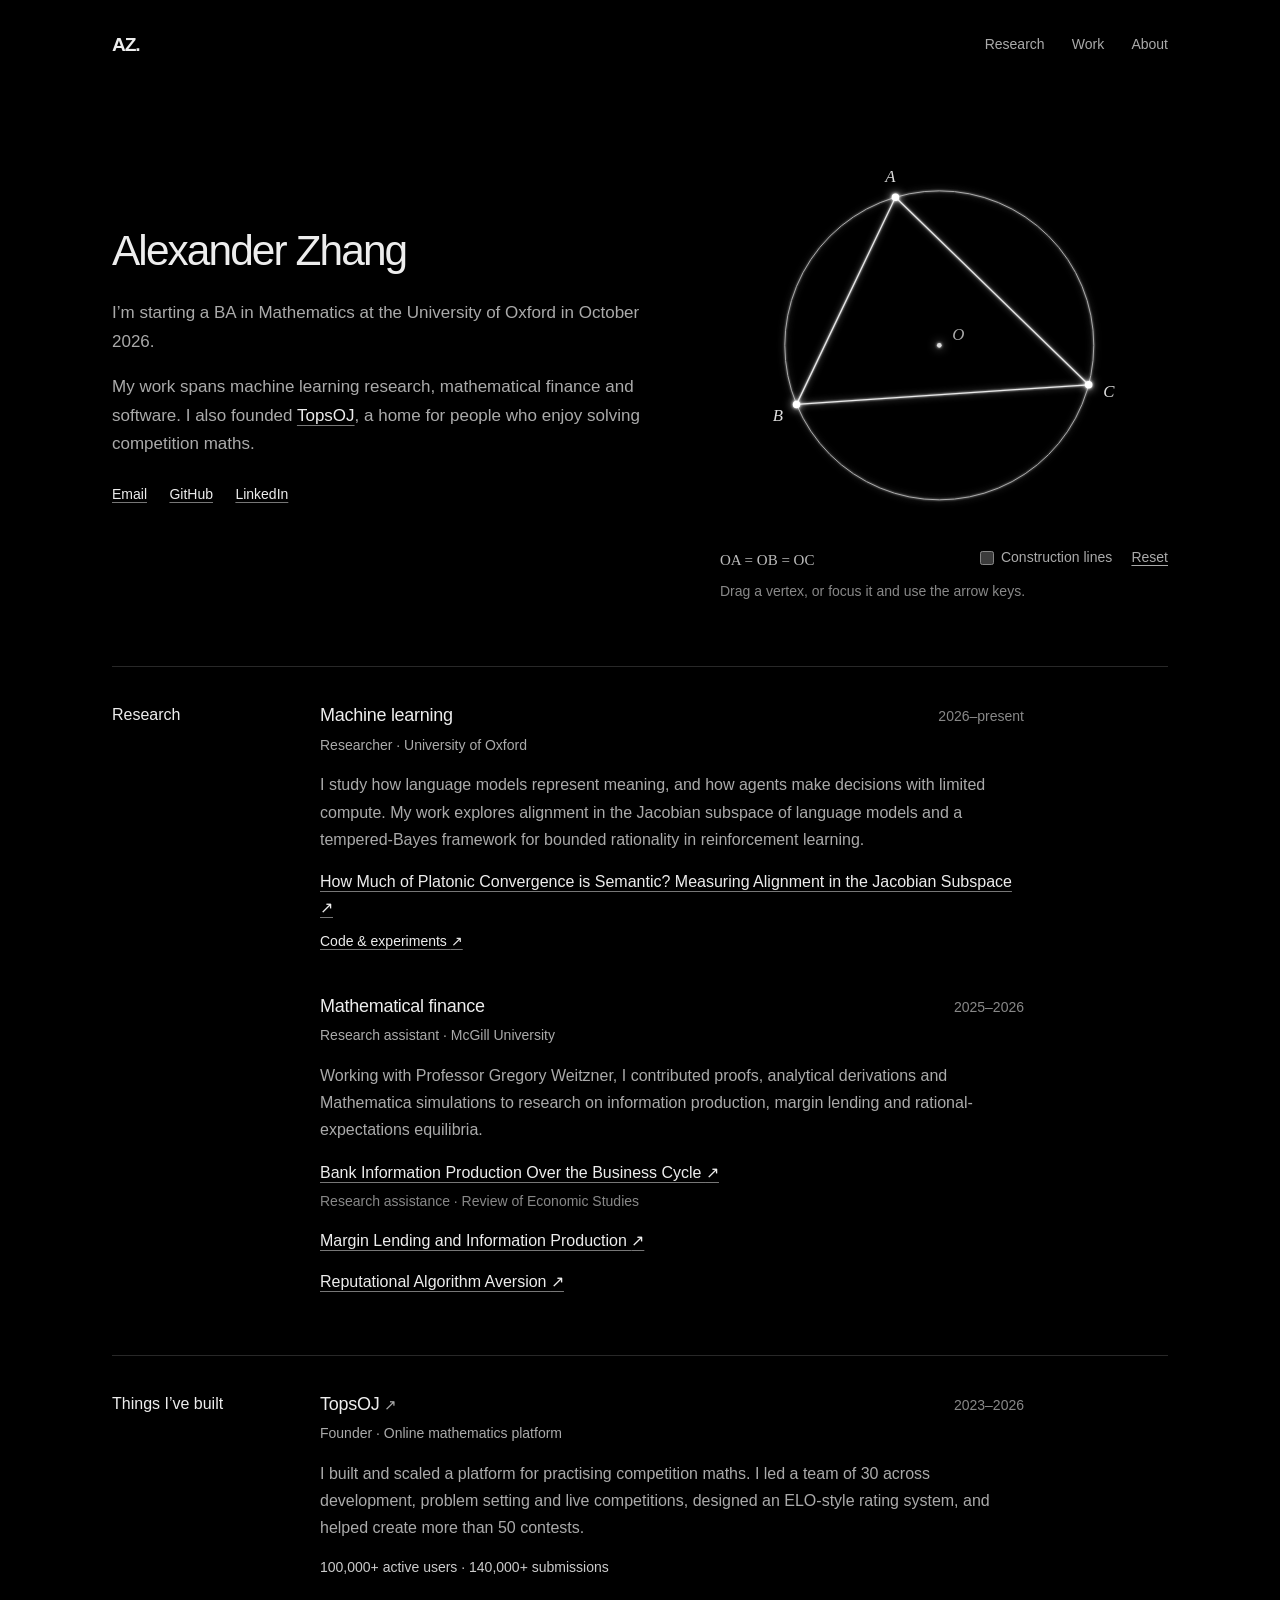
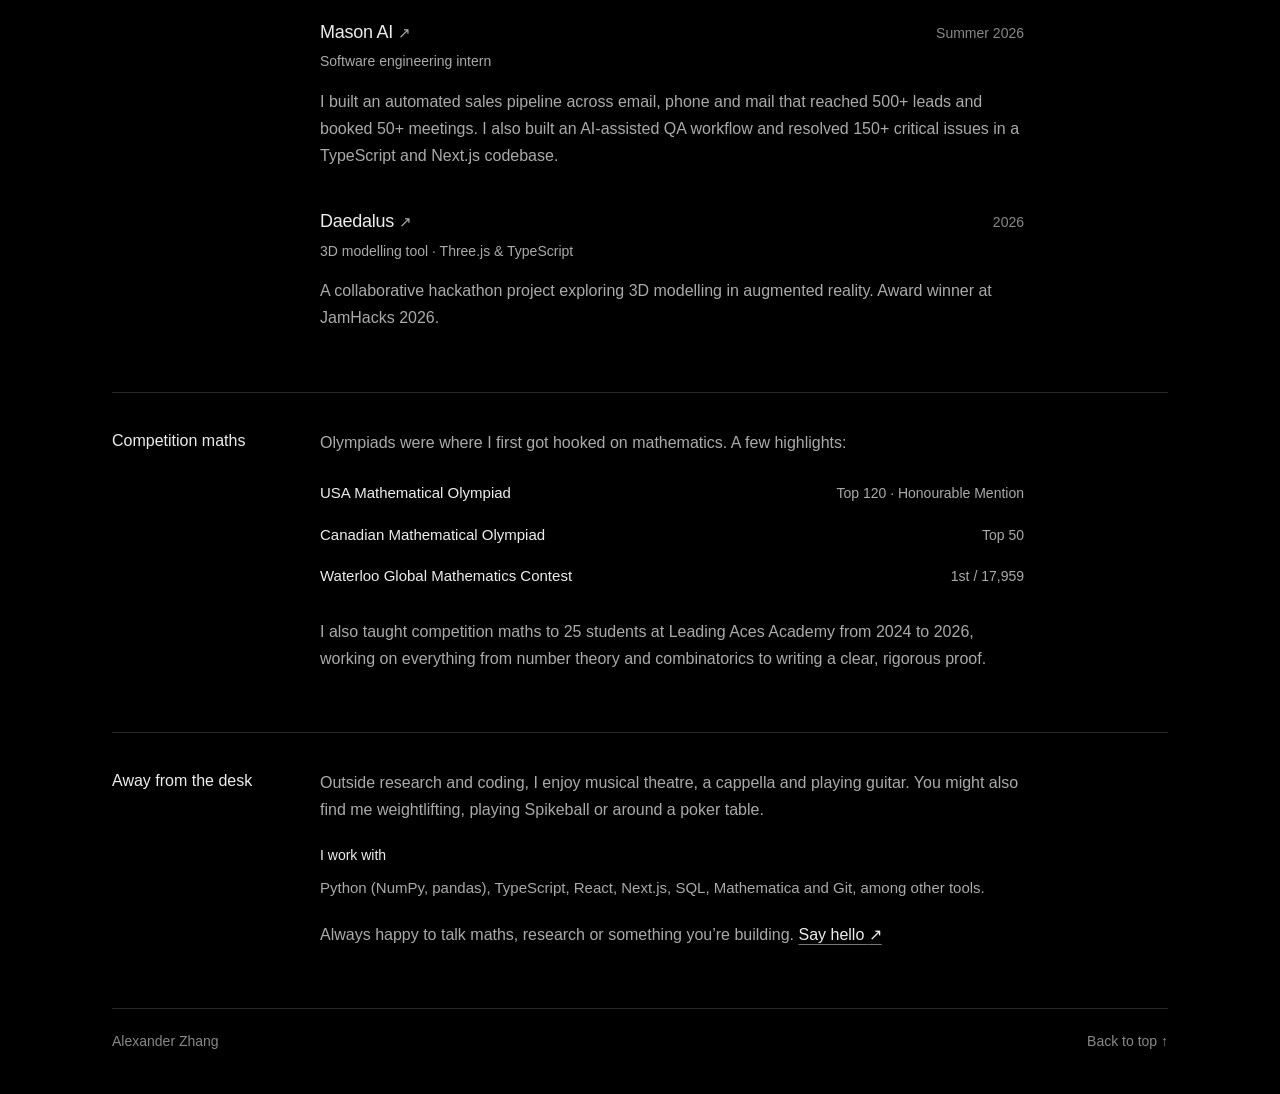
<file: index.html>
<!DOCTYPE html>
<html lang="en">
  <head>
    <meta charset="utf-8">
    <meta name="viewport" content="width=device-width, initial-scale=1">
    <meta name="color-scheme" content="dark">
    <meta name="theme-color" content="#000000">
    <meta name="description" content="Alexander Zhang — mathematics, machine learning research and software. Incoming Oxford mathematics student, researcher and founder of TopsOJ.">
    <meta property="og:type" content="website">
    <meta property="og:title" content="Alexander Zhang">
    <meta property="og:description" content="Mathematics, machine learning research and software. Starting Mathematics at Oxford in October 2026.">
    <meta property="og:url" content="https://excelexx.github.io/">
    <link rel="canonical" href="https://excelexx.github.io/">
    <link rel="stylesheet" href="styles.css">
    <script src="geometry.js" defer></script>
    <title>Alexander Zhang</title>
  </head>
  <body id="top">
    <a class="skip-link" href="#main">Skip to content</a>
    <div class="page">
      <header class="site-header">
        <a class="wordmark" href="#top" aria-label="Alexander Zhang, back to top">AZ.</a>
        <nav aria-label="Main navigation">
          <a href="#research">Research</a>
          <a href="#work">Work</a>
          <a href="#about">About</a>
        </nav>
      </header>

      <main id="main" tabindex="-1">
        <section class="intro" aria-labelledby="name">
          <div class="intro-copy">
            <h1 id="name">Alexander Zhang</h1>
            <p>I’m starting a BA in Mathematics at the University of Oxford in October 2026.</p>
            <p>My work spans machine learning research, mathematical finance and software. I also founded <a href="https://www.topsoj.com">TopsOJ</a>, a home for people who enjoy solving competition maths.</p>
            <ul class="contact-links" aria-label="Contact and profiles">
              <li><a href="mailto:alexzhang200888@gmail.com">Email</a></li>
              <li><a href="https://github.com/excelexx">GitHub</a></li>
              <li><a href="https://www.linkedin.com/in/alexanderzhang314">LinkedIn</a></li>
            </ul>
          </div>

          <figure class="geometry" aria-labelledby="geometry-caption">
            <div class="geometry-stage">
              <svg id="geometry-diagram" viewBox="0 0 480 440" role="img" aria-labelledby="diagram-title diagram-description">
                <title id="diagram-title">Triangle ABC and its circumcircle</title>
                <desc id="diagram-description">A circle passes through all three vertices of the triangle. Its centre O is equally distant from A, B and C.</desc>
                <defs>
                  <!-- Keep filter surfaces bounded even when dragging produces a very large circle. -->
                  <filter id="line-glow" filterUnits="userSpaceOnUse" x="-16" y="-16" width="512" height="472" color-interpolation-filters="sRGB">
                    <feGaussianBlur in="SourceGraphic" stdDeviation="4" result="halo"></feGaussianBlur>
                    <feComponentTransfer in="halo" result="soft-halo">
                      <feFuncA type="linear" slope="0.7"></feFuncA>
                    </feComponentTransfer>
                    <feGaussianBlur in="SourceGraphic" stdDeviation="1.1" result="near-glow"></feGaussianBlur>
                    <feMerge>
                      <feMergeNode in="soft-halo"></feMergeNode>
                      <feMergeNode in="near-glow"></feMergeNode>
                      <feMergeNode in="SourceGraphic"></feMergeNode>
                    </feMerge>
                  </filter>
                  <filter id="point-glow" filterUnits="userSpaceOnUse" x="-16" y="-16" width="512" height="472" color-interpolation-filters="sRGB">
                    <feGaussianBlur in="SourceGraphic" stdDeviation="5" result="halo"></feGaussianBlur>
                    <feGaussianBlur in="SourceGraphic" stdDeviation="1.5" result="near-glow"></feGaussianBlur>
                    <feMerge>
                      <feMergeNode in="halo"></feMergeNode>
                      <feMergeNode in="near-glow"></feMergeNode>
                      <feMergeNode in="SourceGraphic"></feMergeNode>
                    </feMerge>
                  </filter>
                </defs>
                <g id="construction-lines" class="construction-lines" visibility="hidden" aria-hidden="true">
                  <line></line>
                  <line></line>
                  <line></line>
                </g>
                <circle id="circumcircle" class="circumcircle" cx="234.959411" cy="230.728368" r="165.529094"></circle>
                <polygon id="triangle" class="triangle" points="188,72 82,294 395,273"></polygon>
                <g id="circumcentre">
                  <circle id="centre-point" cx="234.959411" cy="230.728368" r="2.5"></circle>
                  <text id="centre-label" x="248.959411" y="225.728368">O</text>
                </g>
                <g class="vertex-drawing">
                  <circle data-point="0" cx="188" cy="72" r="4"></circle>
                  <circle data-point="1" cx="82" cy="294" r="4"></circle>
                  <circle data-point="2" cx="395" cy="273" r="4"></circle>
                  <text data-label="0" x="174" y="52">A</text>
                  <text data-label="1" x="58" y="309">B</text>
                  <text data-label="2" x="413" y="284">C</text>
                </g>
              </svg>
              <div id="vertex-controls" hidden>
                <button type="button" class="vertex-handle" data-vertex="0" aria-label="Move vertex A" aria-describedby="geometry-help" style="left:39.166667%;top:16.363636%"><span aria-hidden="true"></span></button>
                <button type="button" class="vertex-handle" data-vertex="1" aria-label="Move vertex B" aria-describedby="geometry-help" style="left:17.083333%;top:66.818182%"><span aria-hidden="true"></span></button>
                <button type="button" class="vertex-handle" data-vertex="2" aria-label="Move vertex C" aria-describedby="geometry-help" style="left:82.291667%;top:62.045455%"><span aria-hidden="true"></span></button>
              </div>
            </div>
            <figcaption id="geometry-caption">
              <span class="geometry-identity" id="geometry-status" aria-live="polite">OA = OB = OC</span>
              <div class="geometry-controls" id="geometry-controls" hidden>
                <label><input id="show-construction" type="checkbox"> Construction lines</label>
                <button id="reset-geometry" type="button">Reset</button>
              </div>
            </figcaption>
            <p class="geometry-help" id="geometry-help" hidden>Drag a vertex, or focus it and use the arrow keys.<span class="sr-only"> Hold Shift for larger steps. Home restores the selected vertex.</span></p>
          </figure>
        </section>

        <section class="section" id="research" aria-labelledby="research-heading">
          <div class="section-label">
            <h2 id="research-heading">Research</h2>
          </div>
          <div class="section-content">
            <article class="entry">
              <div class="entry-heading">
                <h3>Machine learning</h3>
                <p class="date">2026–present</p>
              </div>
              <p class="role">Researcher · University of Oxford</p>
              <p>I study how language models represent meaning, and how agents make decisions with limited compute. My work explores alignment in the Jacobian subspace of language models and a tempered-Bayes framework for bounded rationality in reinforcement learning.</p>
              <a class="paper-link" href="https://github.com/excelexx/jspace-convergence/blob/main/paper/neurips_2026.pdf">
                How Much of Platonic Convergence is Semantic? Measuring Alignment in the Jacobian Subspace <span aria-hidden="true">↗</span>
              </a>
              <p class="entry-links"><a href="https://github.com/excelexx/jspace-convergence">Code &amp; experiments <span aria-hidden="true">↗</span></a></p>
            </article>

            <article class="entry">
              <div class="entry-heading">
                <h3>Mathematical finance</h3>
                <p class="date">2025–2026</p>
              </div>
              <p class="role">Research assistant · McGill University</p>
              <p>Working with Professor Gregory Weitzner, I contributed proofs, analytical derivations and Mathematica simulations to research on information production, margin lending and rational-expectations equilibria.</p>
              <ul class="paper-list">
                <li>
                  <a href="https://www.restud.com/bank-information-production-over-the-business-cycle/">Bank Information Production Over the Business Cycle <span aria-hidden="true">↗</span></a>
                  <span class="paper-note">Research assistance · Review of Economic Studies</span>
                </li>
                <li><a href="https://papers.ssrn.com/sol3/papers.cfm?abstract_id=3488797">Margin Lending and Information Production <span aria-hidden="true">↗</span></a></li>
                <li><a href="https://arxiv.org/abs/2402.15418">Reputational Algorithm Aversion <span aria-hidden="true">↗</span></a></li>
              </ul>
            </article>
          </div>
        </section>

        <section class="section" id="work" aria-labelledby="work-heading">
          <div class="section-label">
            <h2 id="work-heading">Things I’ve built</h2>
          </div>
          <div class="section-content">
            <article class="entry">
              <div class="entry-heading">
                <h3><a href="https://www.topsoj.com">TopsOJ <span aria-hidden="true">↗</span></a></h3>
                <p class="date">2023–2026</p>
              </div>
              <p class="role">Founder · Online mathematics platform</p>
              <p>I built and scaled a platform for practising competition maths. I led a team of 30 across development, problem setting and live competitions, designed an ELO-style rating system, and helped create more than 50 contests.</p>
              <p class="project-scale">100,000+ active users · 140,000+ submissions</p>
            </article>

            <article class="entry">
              <div class="entry-heading">
                <h3><a href="https://usemason.ai">Mason AI <span aria-hidden="true">↗</span></a></h3>
                <p class="date">Summer 2026</p>
              </div>
              <p class="role">Software engineering intern</p>
              <p>I built an automated sales pipeline across email, phone and mail that reached 500+ leads and booked 50+ meetings. I also built an AI-assisted QA workflow and resolved 150+ critical issues in a TypeScript and Next.js codebase.</p>
            </article>

            <article class="entry">
              <div class="entry-heading">
                <h3><a href="https://github.com/Festyve/Daedalus">Daedalus <span aria-hidden="true">↗</span></a></h3>
                <p class="date">2026</p>
              </div>
              <p class="role">3D modelling tool · Three.js &amp; TypeScript</p>
              <p>A collaborative hackathon project exploring 3D modelling in augmented reality. Award winner at JamHacks 2026.</p>
            </article>
          </div>
        </section>

        <section class="section" aria-labelledby="maths-heading">
          <div class="section-label">
            <h2 id="maths-heading">Competition maths</h2>
          </div>
          <div class="section-content">
            <p class="section-intro">Olympiads were where I first got hooked on mathematics. A few highlights:</p>
            <dl class="distinctions">
              <div><dt>USA Mathematical Olympiad</dt><dd>Top 120 · Honourable Mention</dd></div>
              <div><dt>Canadian Mathematical Olympiad</dt><dd>Top 50</dd></div>
              <div><dt>Waterloo Global Mathematics Contest</dt><dd>1st / 17,959</dd></div>
            </dl>
            <p>I also taught competition maths to 25 students at Leading Aces Academy from 2024 to 2026, working on everything from number theory and combinatorics to writing a clear, rigorous proof.</p>
          </div>
        </section>

        <section class="section" id="about" aria-labelledby="about-heading">
          <div class="section-label">
            <h2 id="about-heading">Away from the desk</h2>
          </div>
          <div class="section-content about-copy">
            <p>Outside research and coding, I enjoy musical theatre, a cappella and playing guitar. You might also find me weightlifting, playing Spikeball or around a poker table.</p>
            <p class="toolkit"><span class="small-label">I work with</span>Python (NumPy, pandas), TypeScript, React, Next.js, SQL, Mathematica and Git, among other tools.</p>
            <p class="say-hello">Always happy to talk maths, research or something you’re building. <a href="mailto:alexzhang200888@gmail.com">Say hello <span aria-hidden="true">↗</span></a></p>
          </div>
        </section>
      </main>

      <footer class="site-footer">
        <p>Alexander Zhang</p>
        <a href="#top">Back to top <span aria-hidden="true">↑</span></a>
      </footer>
    </div>
  </body>
</html>
</file>
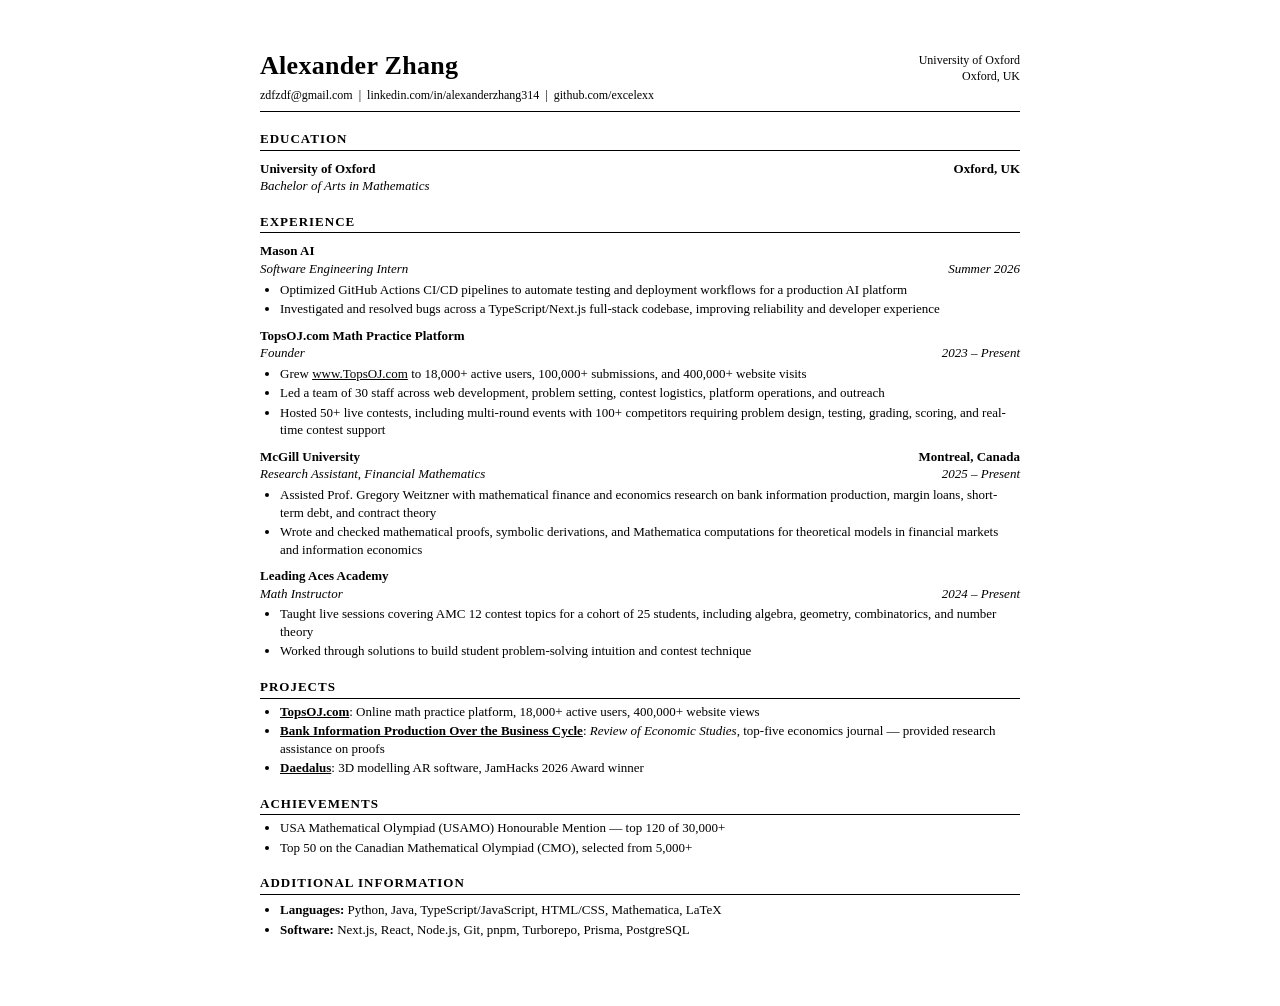
<file: resume/index.html>
<!DOCTYPE html>
<html lang="en">
<head>
  <meta charset="utf-8">
  <meta name="viewport" content="width=device-width, initial-scale=1">
  <title>Alexander Zhang &mdash; Resume</title>
  <style>
    html {
      -webkit-text-size-adjust: 100%;
    }

    body {
      font-family: "Times New Roman", Times, serif;
      font-size: 13px;
      line-height: 1.35;
      color: #000;
      background: #fff;
      margin: 0;
    }

    .page {
      max-width: 760px;
      margin: 0 auto;
      padding: 48px 40px 64px;
    }

    /* ---------- Header ---------- */
    .header {
      display: flex;
      justify-content: space-between;
      align-items: flex-start;
      gap: 16px;
    }

    .header h1 {
      font-size: 26px;
      font-weight: bold;
      margin: 0 0 4px;
      letter-spacing: 0.3px;
    }

    .header .contact {
      font-size: 12px;
    }

    .header .contact a {
      color: #000;
      text-decoration: none;
    }

    .header .contact a:hover {
      text-decoration: underline;
    }

    .header .meta {
      text-align: right;
      font-size: 12px;
      white-space: nowrap;
      padding-top: 4px;
    }

    .rule {
      border: none;
      border-top: 1.5px solid #000;
      margin: 8px 0 0;
    }

    /* ---------- Sections ---------- */
    h2 {
      font-size: 13px;
      font-weight: bold;
      text-transform: uppercase;
      letter-spacing: 1px;
      margin: 18px 0 4px;
      padding-bottom: 2px;
      border-bottom: 1px solid #000;
    }

    /* ---------- Entries ---------- */
    .entry {
      margin-top: 9px;
    }

    .entry-head,
    .entry-sub {
      display: flex;
      justify-content: space-between;
      align-items: baseline;
      gap: 12px;
    }

    .entry .org { font-weight: bold; }
    .entry .loc { font-weight: bold; white-space: nowrap; }
    .entry .title { font-style: italic; }
    .entry .date { font-style: italic; white-space: nowrap; }

    ul {
      margin: 3px 0 0;
      padding-left: 20px;
    }

    li { margin: 2px 0; }

    a { color: #000; }

    .info { margin-top: 6px; }
    .info li { margin: 3px 0; }

    @media (max-width: 540px) {
      .page { padding: 32px 18px 48px; }
      .header { flex-direction: column; gap: 4px; }
      .header h1 { font-size: 23px; }
      .header .meta { text-align: left; padding-top: 0; }
      .entry-head, .entry-sub { flex-direction: column; gap: 0; }
      .entry .loc, .entry .date { white-space: normal; }
    }

    @media print {
      .page { padding: 0; max-width: none; }
      body { font-size: 11px; }
    }
  </style>
</head>
<body>
  <main class="page">

    <header class="header">
      <div class="header-left">
        <h1>Alexander Zhang</h1>
        <div class="contact">
          <a href="mailto:zdfzdf@gmail.com">zdfzdf@gmail.com</a>
          &nbsp;|&nbsp;
          <a href="https://www.linkedin.com/in/alexanderzhang314" target="_blank" rel="noopener">linkedin.com/in/alexanderzhang314</a>
          &nbsp;|&nbsp;
          <a href="https://github.com/excelexx" target="_blank" rel="noopener">github.com/excelexx</a>
        </div>
      </div>
      <div class="meta">
        University of Oxford<br>
        Oxford, UK
      </div>
    </header>
    <hr class="rule">

    <section>
      <h2>Education</h2>
      <div class="entry">
        <div class="entry-head">
          <span class="org">University of Oxford</span>
          <span class="loc">Oxford, UK</span>
        </div>
        <div class="entry-sub">
          <span class="title">Bachelor of Arts in Mathematics</span>
          <span class="date"></span>
        </div>
      </div>
    </section>

    <section>
      <h2>Experience</h2>

      <div class="entry">
        <div class="entry-head">
          <span class="org">Mason AI</span>
          <span class="loc"></span>
        </div>
        <div class="entry-sub">
          <span class="title">Software Engineering Intern</span>
          <span class="date">Summer 2026</span>
        </div>
        <ul>
          <li>Optimized GitHub Actions CI/CD pipelines to automate testing and deployment workflows for a production AI platform</li>
          <li>Investigated and resolved bugs across a TypeScript/Next.js full-stack codebase, improving reliability and developer experience</li>
        </ul>
      </div>

      <div class="entry">
        <div class="entry-head">
          <span class="org">TopsOJ.com Math Practice Platform</span>
          <span class="loc"></span>
        </div>
        <div class="entry-sub">
          <span class="title">Founder</span>
          <span class="date">2023 &ndash; Present</span>
        </div>
        <ul>
          <li>Grew <a href="https://www.topsoj.com" target="_blank" rel="noopener">www.TopsOJ.com</a> to 18,000+ active users, 100,000+ submissions, and 400,000+ website visits</li>
          <li>Led a team of 30 staff across web development, problem setting, contest logistics, platform operations, and outreach</li>
          <li>Hosted 50+ live contests, including multi-round events with 100+ competitors requiring problem design, testing, grading, scoring, and real-time contest support</li>
        </ul>
      </div>

      <div class="entry">
        <div class="entry-head">
          <span class="org">McGill University</span>
          <span class="loc">Montreal, Canada</span>
        </div>
        <div class="entry-sub">
          <span class="title">Research Assistant, Financial Mathematics</span>
          <span class="date">2025 &ndash; Present</span>
        </div>
        <ul>
          <li>Assisted Prof. Gregory Weitzner with mathematical finance and economics research on bank information production, margin loans, short-term debt, and contract theory</li>
          <li>Wrote and checked mathematical proofs, symbolic derivations, and Mathematica computations for theoretical models in financial markets and information economics</li>
        </ul>
      </div>

      <div class="entry">
        <div class="entry-head">
          <span class="org">Leading Aces Academy</span>
          <span class="loc"></span>
        </div>
        <div class="entry-sub">
          <span class="title">Math Instructor</span>
          <span class="date">2024 &ndash; Present</span>
        </div>
        <ul>
          <li>Taught live sessions covering AMC 12 contest topics for a cohort of 25 students, including algebra, geometry, combinatorics, and number theory</li>
          <li>Worked through solutions to build student problem-solving intuition and contest technique</li>
        </ul>
      </div>
    </section>

    <section>
      <h2>Projects</h2>
      <ul>
        <li><strong><a href="https://www.topsoj.com" target="_blank" rel="noopener">TopsOJ.com</a></strong>: Online math practice platform, 18,000+ active users, 400,000+ website views</li>
        <li><strong><a href="https://www.restud.com/bank-information-production-over-the-business-cycle/" target="_blank" rel="noopener">Bank Information Production Over the Business Cycle</a></strong>: <em>Review of Economic Studies</em>, top-five economics journal &mdash; provided research assistance on proofs</li>
        <li><strong><a href="https://github.com/Festyve/Daedalus" target="_blank" rel="noopener">Daedalus</a></strong>: 3D modelling AR software, JamHacks 2026 Award winner</li>
      </ul>
    </section>

    <section>
      <h2>Achievements</h2>
      <ul>
        <li>USA Mathematical Olympiad (USAMO) Honourable Mention &mdash; top 120 of 30,000+</li>
        <li>Top 50 on the Canadian Mathematical Olympiad (CMO), selected from 5,000+</li>
      </ul>
    </section>

    <section>
      <h2>Additional Information</h2>
      <ul class="info">
        <li><strong>Languages:</strong> Python, Java, TypeScript/JavaScript, HTML/CSS, Mathematica, LaTeX</li>
        <li><strong>Software:</strong> Next.js, React, Node.js, Git, pnpm, Turborepo, Prisma, PostgreSQL</li>
      </ul>
    </section>

  </main>
</body>
</html>
</file>
<file: styles.css>
:root {
  color-scheme: dark;
  --ink: #ededed;
  --secondary: #aaa;
  --muted: #888;
  --rule: #282828;
  --paper: #000;
  font-family: Helvetica, "Helvetica Neue", Arial, sans-serif;
  font-size: 16px;
  -webkit-text-size-adjust: 100%;
}
* { box-sizing: border-box; }
html { scroll-padding-top: 2rem; }
body { margin: 0; color: var(--ink); background: var(--paper); line-height: 1.7; -webkit-font-smoothing: antialiased; }
p, h1, h2, h3, ul, dl, dd, figure { margin: 0; }
[hidden] { display: none !important; }
::selection { color: #000; background: #ddd; }
a { color: inherit; text-decoration-color: #777; text-decoration-thickness: 1px; text-underline-offset: 0.22em; }
a:hover { text-decoration-color: var(--ink); }
a:focus-visible, button:focus-visible, input:focus-visible { outline: 2px solid var(--ink); outline-offset: 5px; }
button, input { font: inherit; }
button { color: inherit; }
.page { width: min(100% - 5rem, 66rem); margin-inline: auto; }
.site-header { display: flex; align-items: center; justify-content: space-between; gap: 1.5rem; padding-block: 1.8rem; }
.wordmark { font-size: 1.2rem; font-weight: 600; letter-spacing: -0.06em; text-decoration: none; }
nav { display: flex; flex-wrap: wrap; gap: 1.7rem; font-size: 0.875rem; color: var(--secondary); }
nav a { text-decoration: none; }
nav a:hover { color: var(--ink); text-decoration: underline; }

.intro { display: grid; grid-template-columns: minmax(0, 1fr) minmax(0, 28rem); gap: 4rem; align-items: center; padding-block: 2.5rem 4rem; }
h1 { font-size: clamp(2rem, 3.5vw, 2.65rem); font-weight: 500; line-height: 1.2; letter-spacing: -0.045em; margin-bottom: 1.4rem; }
.intro-copy > p { font-size: 1.0625rem; color: var(--secondary); }
.intro-copy > p + p { margin-top: 1rem; }
.intro-copy a { color: var(--ink); }
.contact-links { display: flex; flex-wrap: wrap; gap: 1.4rem; list-style: none; padding: 0; margin-top: 1.5rem; font-size: 0.875rem; }

.geometry { min-width: 0; width: 100%; }
.geometry-stage { position: relative; width: 100%; aspect-ratio: 12 / 11; }
#geometry-diagram { display: block; width: 100%; height: 100%; overflow: hidden; }
#geometry-diagram circle, #geometry-diagram line, #geometry-diagram polygon { vector-effect: non-scaling-stroke; }
.circumcircle { fill: none; stroke: #aaa; stroke-width: 1; filter: url(#line-glow); }
.triangle { fill: none; stroke: #e8e8e8; stroke-width: 1.25; stroke-linejoin: round; filter: url(#line-glow); }
.construction-lines { stroke: #777; stroke-width: 1; stroke-dasharray: 4 6; }
#circumcentre { fill: #aaa; }
#centre-point { fill: #ddd; filter: url(#point-glow); }
#geometry-diagram text { font-family: Georgia, "Times New Roman", serif; font-style: italic; font-size: 18px; user-select: none; }
.vertex-drawing circle { fill: #fff; stroke: none; filter: url(#point-glow); }
.vertex-drawing text { fill: #ddd; }
.vertex-handle {
  position: absolute;
  display: grid;
  place-items: center;
  width: 44px;
  height: 44px;
  padding: 0;
  transform: translate(-50%, -50%);
  border: none;
  border-radius: 50%;
  background: transparent;
  cursor: grab;
  touch-action: none;
  -webkit-tap-highlight-color: transparent;
}
.vertex-handle span { width: 18px; height: 18px; border: 1px solid transparent; border-radius: 50%; pointer-events: none; }
.vertex-handle:hover span, .vertex-handle:focus-visible span, .vertex-handle.dragging span { border-color: #bbb; box-shadow: 0 0 9px #ffffff40, inset 0 0 6px #ffffff20; }
.vertex-handle.dragging { cursor: grabbing; }
.geometry figcaption { display: flex; flex-wrap: wrap; align-items: baseline; justify-content: space-between; gap: 0.5rem 1.25rem; }
.geometry-identity { font-family: Georgia, "Times New Roman", serif; font-size: 0.9375rem; color: #bbb; }
.geometry-identity.is-notice { font-family: inherit; font-size: 0.875rem; }
.geometry-controls { display: flex; flex-wrap: wrap; align-items: center; gap: 1.2rem; font-size: 0.875rem; color: var(--secondary); }
.geometry-controls label { display: inline-flex; align-items: center; gap: 0.45rem; cursor: pointer; padding-block: 0.35rem; }
.geometry-controls input { width: 14px; height: 14px; margin: 0; accent-color: #ddd; }
.geometry-controls button { padding: 0.35rem 0; border: 0; background: none; text-decoration: underline; text-underline-offset: 0.2em; cursor: pointer; }
.geometry-controls button:hover { color: var(--ink); }
.geometry-help { color: var(--muted); font-size: 0.875rem; margin-top: 0.35rem; line-height: 1.5; }

.section { display: grid; grid-template-columns: 10rem minmax(0, 1fr); gap: 3rem; margin-bottom: 3.75rem; padding-top: 2.25rem; border-top: 1px solid var(--rule); }
h2 { font-size: 1rem; font-weight: 500; line-height: 1.5; }
.section-content { min-width: 0; max-width: 44rem; }
.entry + .entry { margin-top: 2.5rem; }
.entry-heading { display: flex; flex-wrap: wrap; align-items: baseline; justify-content: space-between; gap: 0.4rem 1.5rem; }
h3 { font-size: 1.125rem; font-weight: 500; line-height: 1.4; letter-spacing: -0.015em; }
h3 a { text-decoration: none; }
h3 a:hover { text-decoration: underline; }
h3 a span { font-size: 0.9375rem; color: var(--secondary); }
.date { font-size: 0.875rem; color: var(--muted); white-space: nowrap; font-variant-numeric: tabular-nums; }
.role { color: var(--secondary); font-size: 0.875rem; margin-top: 0.3rem; margin-bottom: 0.85rem; }
.entry > p:not(.role, .entry-links, .project-scale) { color: var(--secondary); }
.paper-link { display: block; margin-top: 1rem; line-height: 1.6; }
.entry-links { font-size: 0.875rem; margin-top: 0.6rem; }
.paper-list { list-style: none; padding: 0; margin-top: 1rem; }
.paper-list li + li { margin-top: 0.85rem; }
.paper-note { display: block; color: var(--muted); font-size: 0.875rem; margin-top: 0.2rem; }
.project-scale { color: #ccc; font-size: 0.875rem; margin-top: 0.9rem; }
.section-intro { color: var(--secondary); margin-bottom: 1rem; }
.distinctions { margin-bottom: 1.3rem; }
.distinctions div { display: flex; flex-wrap: wrap; justify-content: space-between; align-items: baseline; gap: 0.2rem 1.5rem; padding-block: 0.5rem; }
.distinctions dt { font-size: 0.9375rem; }
.distinctions dd { color: var(--secondary); font-size: 0.875rem; }
.distinctions + p { color: var(--secondary); }
.about-copy > p { color: var(--secondary); }
.about-copy > p + p { margin-top: 1.3rem; }
.toolkit { font-size: 0.9375rem; }
.small-label { display: block; font-size: 0.875rem; color: var(--ink); margin-bottom: 0.4rem; }
.say-hello a { color: var(--ink); display: inline-block; }
.site-footer { display: flex; flex-wrap: wrap; justify-content: space-between; gap: 1.5rem; color: var(--muted); border-top: 1px solid var(--rule); padding-block: 1.3rem 2.5rem; font-size: 0.875rem; }
.site-footer a { text-decoration: none; }
.site-footer a:hover { color: var(--ink); text-decoration: underline; }
.skip-link { position: absolute; top: -6rem; left: 1rem; z-index: 5; padding: 0.6rem 1rem; color: #000; background: #eee; }
.skip-link:focus { top: 1rem; }
.sr-only { position: absolute; width: 1px; height: 1px; padding: 0; margin: -1px; overflow: hidden; clip-path: inset(50%); white-space: nowrap; border: 0; }

@media (max-width: 900px) {
  .page { width: calc(100% - 3rem); }
  .intro { grid-template-columns: minmax(0, 1fr) minmax(0, 23rem); gap: 2rem; }
  .section { grid-template-columns: 8rem minmax(0, 1fr); gap: 2rem; }
}
@media (max-width: 740px) {
  .intro { grid-template-columns: minmax(0, 1fr); gap: 2rem; padding-block: 2rem 3rem; }
  .intro-copy { max-width: 34rem; }
  .geometry { max-width: 28rem; justify-self: center; }
  .section { grid-template-columns: minmax(0, 1fr); gap: 1.2rem; margin-bottom: 3rem; padding-top: 1.75rem; }
  .section-content { max-width: none; }
}
@media (max-width: 480px) {
  .page { width: calc(100% - 2.5rem); }
  .site-header { padding-block: 1.3rem; gap: 1rem; }
  nav { gap: 1.15rem; }
  h1 { font-size: 2rem; }
  .intro-copy > p { font-size: 1rem; }
  .geometry figcaption { gap: 0.3rem; }
  .geometry-controls { gap: 1rem; }
  .geometry-help { font-size: 0.8125rem; }
  #geometry-diagram text { font-size: 24px; }
  .entry-heading { flex-direction: column; gap: 0.15rem; }
  .distinctions div { flex-direction: column; gap: 0.1rem; }
}
@media (forced-colors: active) {
  .circumcircle, .triangle, #centre-point, .vertex-drawing circle { filter: none; }
  .circumcircle, .triangle, .construction-lines { stroke: CanvasText; }
  #circumcentre, #centre-point, .vertex-drawing circle, .vertex-drawing text { fill: CanvasText; }
  .vertex-drawing circle { stroke: Canvas; }
  .vertex-handle span { border-color: CanvasText; box-shadow: none !important; }
}
@media print {
  :root { color-scheme: light; --ink: #171717; --secondary: #444; --muted: #555; --rule: #ccc; --paper: #fff; }
  .page { width: 100%; }
  .site-header, .contact-links, .site-footer, .skip-link, .geometry-controls, .geometry-help, #vertex-controls { display: none; }
  .intro { padding-block: 0 2rem; gap: 2rem; }
  .intro-copy > p { font-size: 0.875rem; }
  .section { margin-bottom: 2rem; padding-top: 1.5rem; }
  .entry, .geometry { break-inside: avoid; }
  .circumcircle, .triangle, #centre-point, .vertex-drawing circle { filter: none; }
  .circumcircle { stroke: #777; }
  .triangle { stroke: #222; }
  #circumcentre, #centre-point { fill: #444; }
  .vertex-drawing circle { fill: #222; stroke: #fff; }
  .vertex-drawing text { fill: #222; }
  .geometry-identity, .project-scale { color: #444; }
}
</file>
